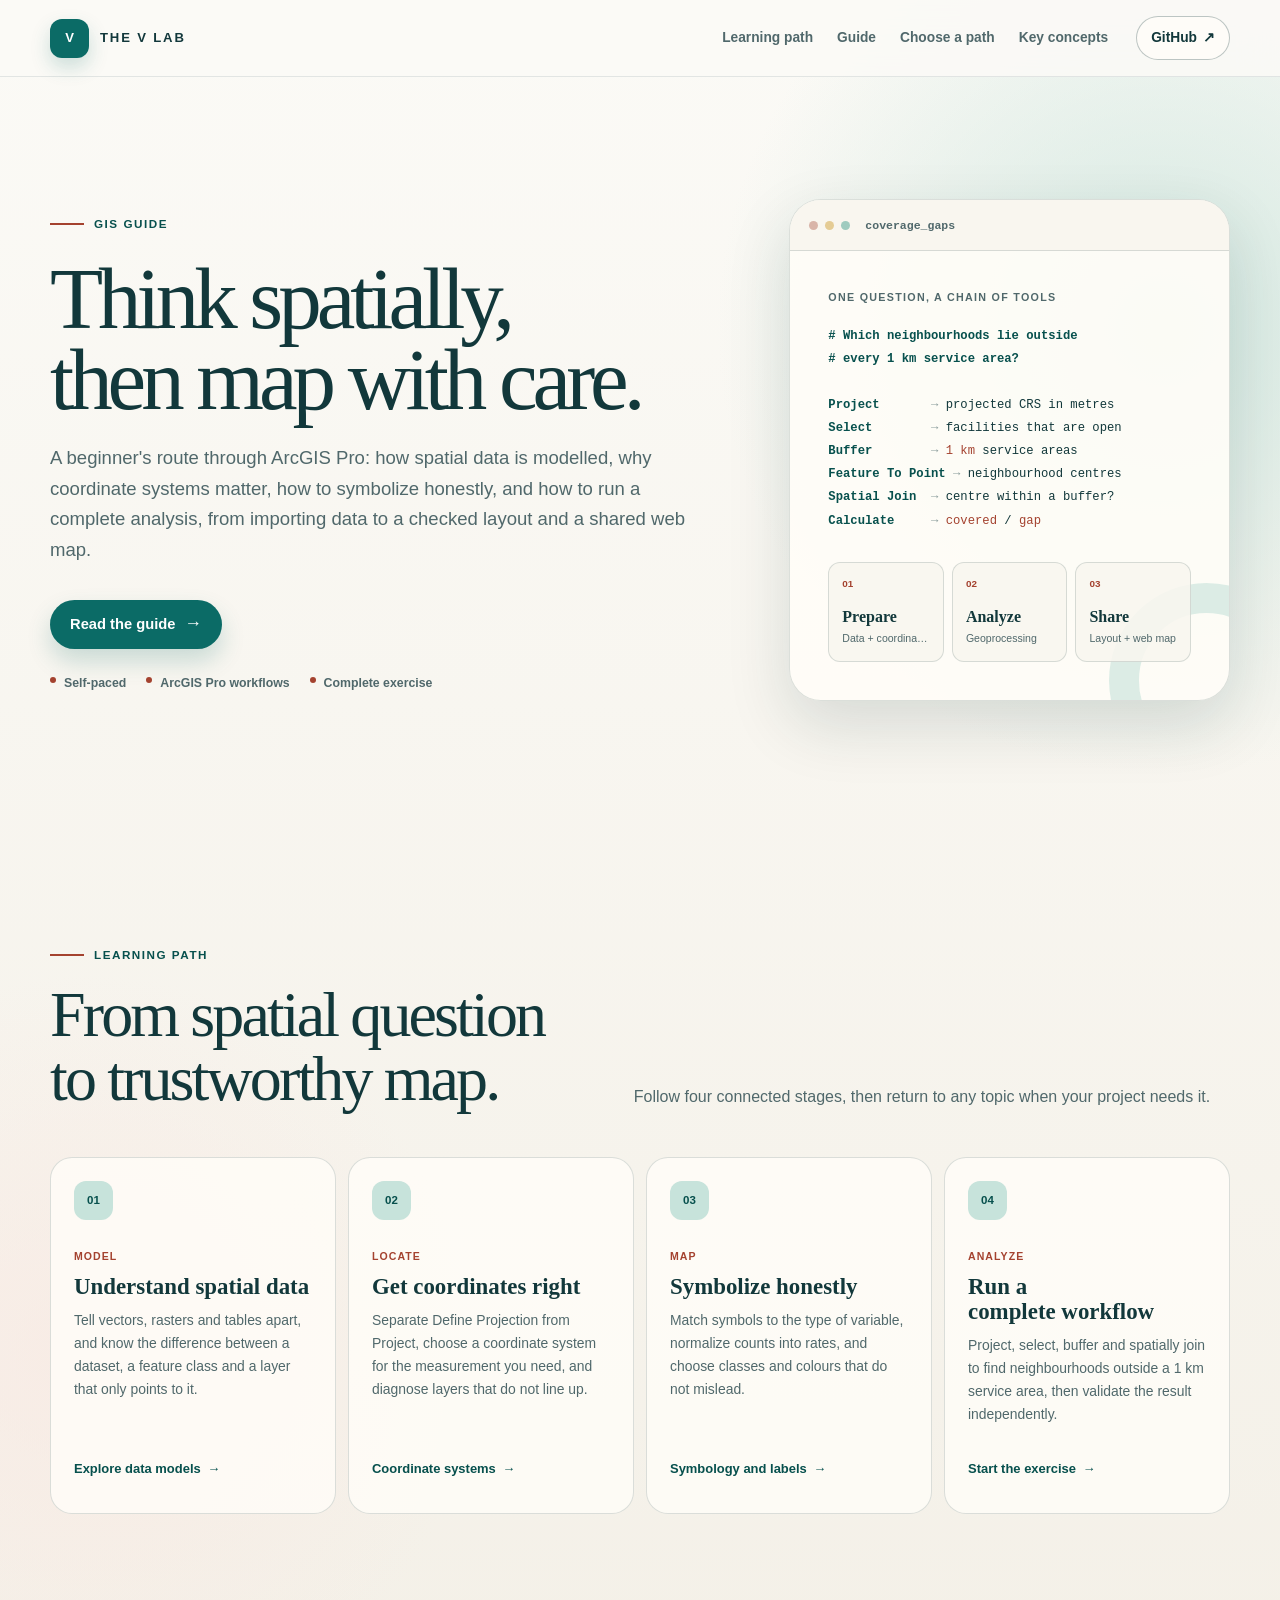
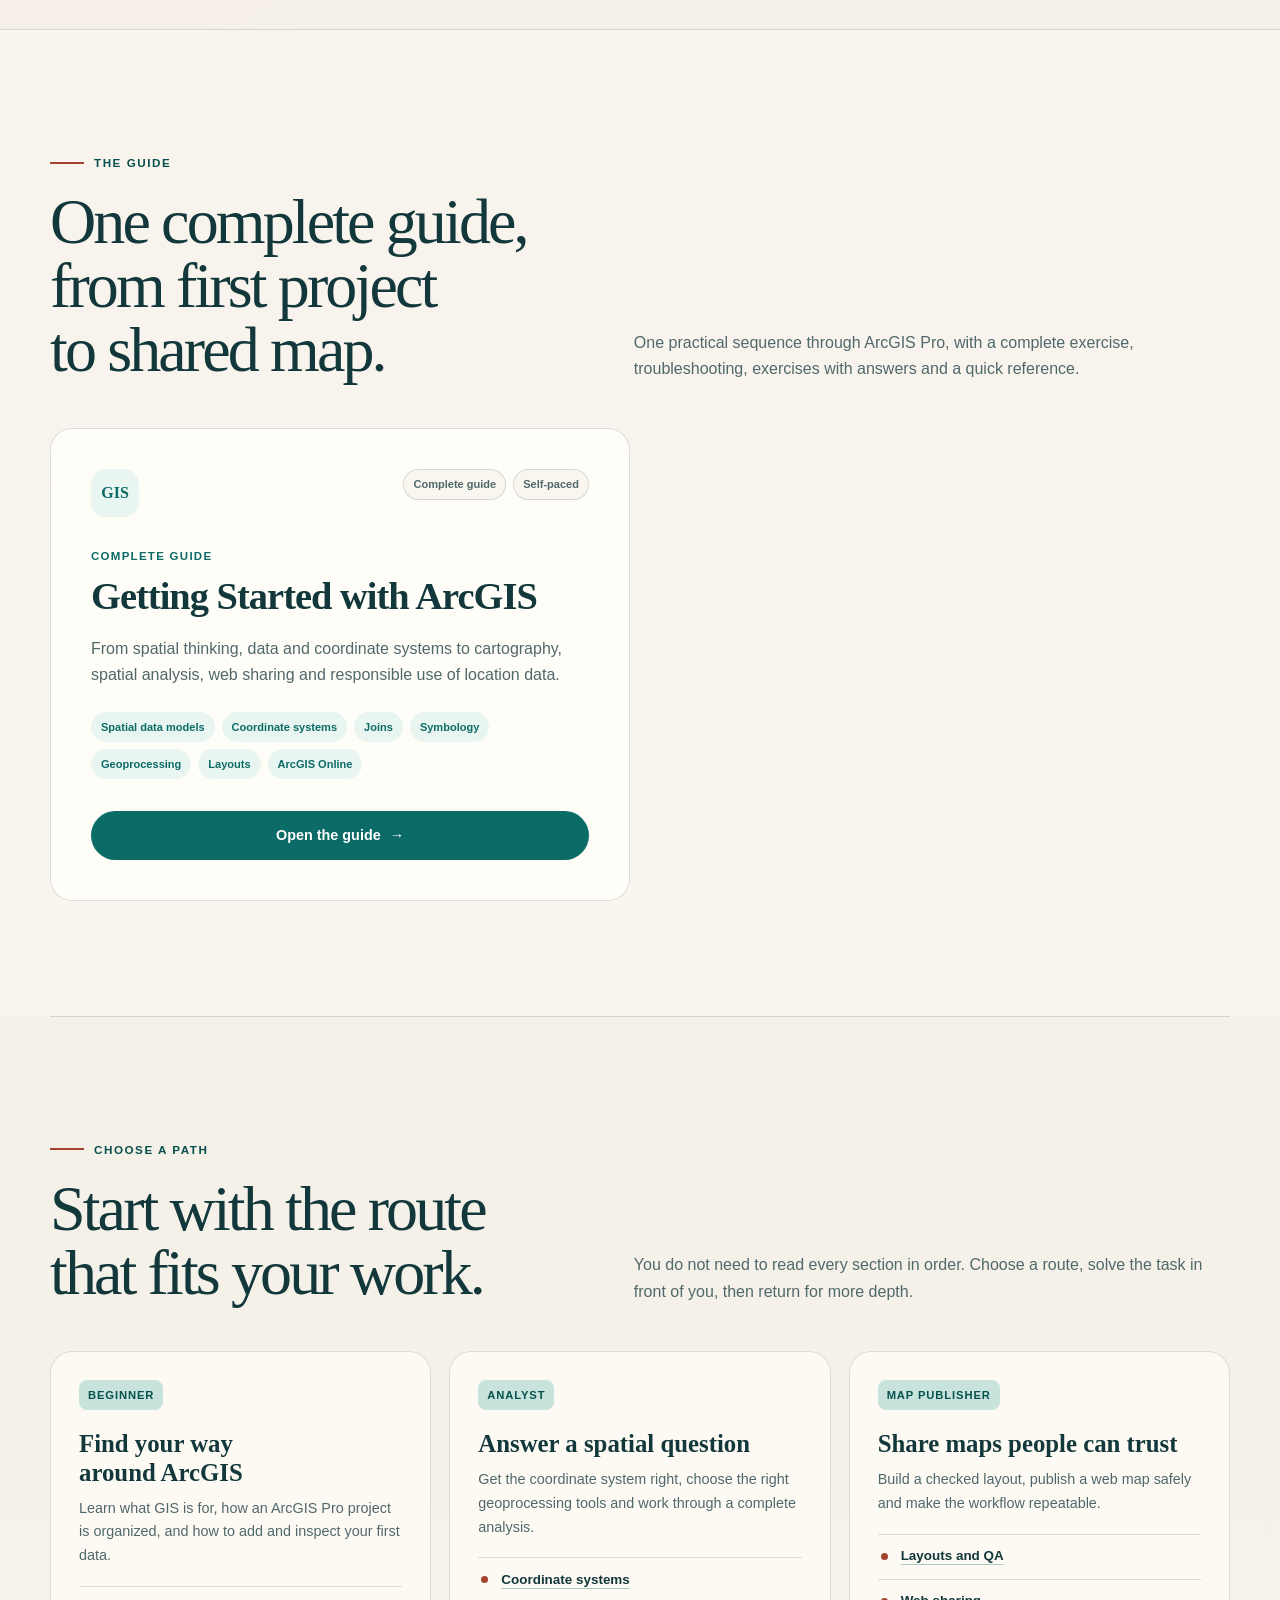
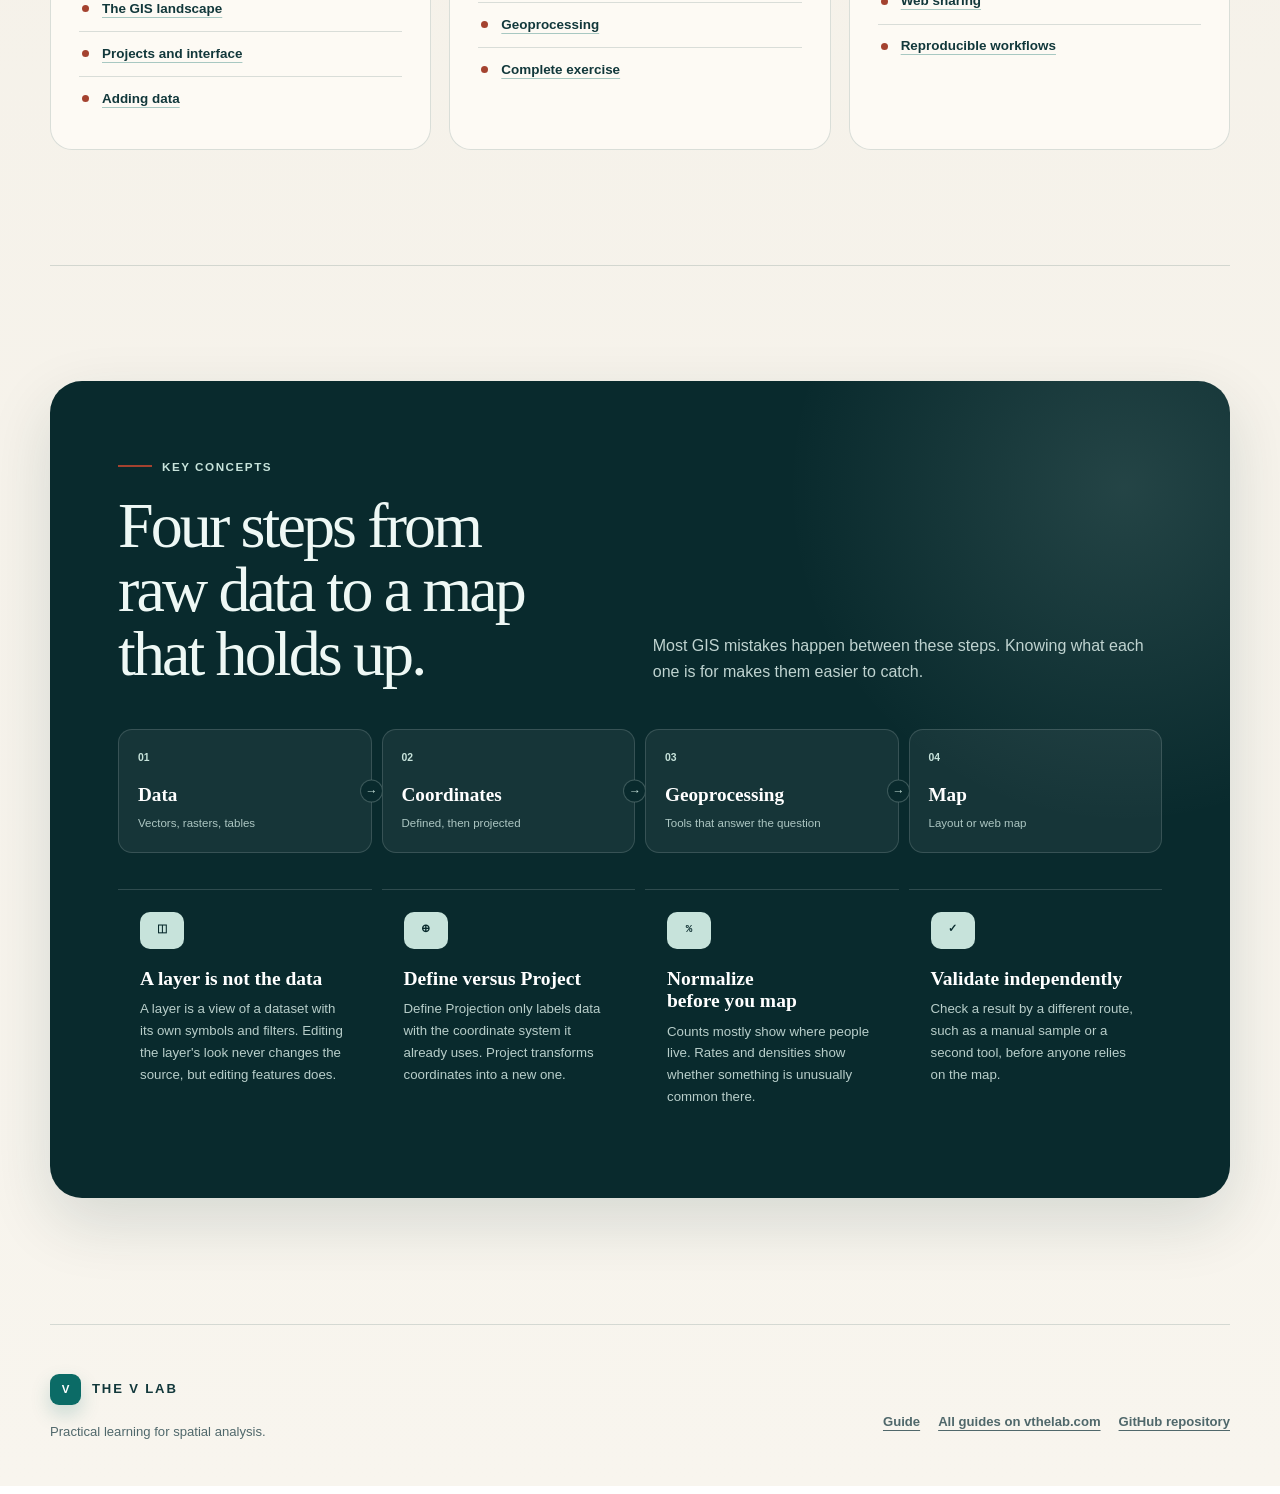
<file: index.html>
<!DOCTYPE html>
<html lang="en">
<head>
<meta charset="utf-8"/>
<meta content="width=device-width, initial-scale=1" name="viewport"/>
<meta content="An ArcGIS learning hub from The V Lab: spatial thinking, data models, coordinate systems, ArcGIS Pro workflows, symbology, geoprocessing, layouts, web sharing and responsible spatial practice." name="description"/>
<meta content="The V Lab" name="author"/>
<meta content="#12383b" name="theme-color"/>
<meta content="light" name="color-scheme"/>
<link href="https://the-v-lab.github.io/ArcGIS_Study/" rel="canonical"/>
<link href="hub.css" rel="stylesheet"/>
<meta content="website" property="og:type"/>
<meta content="The V Lab" property="og:site_name"/>
<meta content="ArcGIS Learning Hub | The V Lab" property="og:title"/>
<meta content="An ArcGIS learning hub from The V Lab: spatial thinking, data models, coordinate systems, ArcGIS Pro workflows, symbology, geoprocessing, layouts, web sharing and responsible spatial practice." property="og:description"/>
<meta content="https://the-v-lab.github.io/ArcGIS_Study/" property="og:url"/>
<meta content="https://the-v-lab.github.io/ArcGIS_Study/og.png" property="og:image"/>
<meta content="1200" property="og:image:width"/>
<meta content="630" property="og:image:height"/>
<meta content="The V Lab ArcGIS Learning Hub" property="og:image:alt"/>
<meta content="summary_large_image" name="twitter:card"/>
<meta content="ArcGIS Learning Hub | The V Lab" name="twitter:title"/>
<meta content="An ArcGIS learning hub from The V Lab: spatial thinking, data models, coordinate systems, ArcGIS Pro workflows, symbology, geoprocessing, layouts, web sharing and responsible spatial practice." name="twitter:description"/>
<meta content="https://the-v-lab.github.io/ArcGIS_Study/og.png" name="twitter:image"/>
<title>ArcGIS Learning Hub | The V Lab</title>
</head>
<body>
<a class="skip-link" href="#main-content">Skip to learning content</a>
<div class="header-wrap">
<header class="site-header shell">
<a aria-current="page" aria-label="The V Lab ArcGIS Learning Hub home" class="brand" href="index.html">
<span aria-hidden="true" class="brand-mark">V</span>
<span>The V Lab</span>
</a>
<nav aria-label="Main navigation" class="main-nav">
<a href="#learning-path">Learning path</a>
<a href="#guides">Guide</a>
<a href="#choose-a-track">Choose a path</a>
<a href="#concepts">Key concepts</a>
</nav>
<a aria-label="View the ArcGIS_Study repository on GitHub" class="repo-link" href="https://github.com/The-V-Lab/ArcGIS_Study">GitHub <span aria-hidden="true">↗</span></a>
</header>
</div>
<main id="main-content" tabindex="-1">
<section aria-labelledby="page-title" class="hero shell">
<div class="hero-copy-wrap">
<p class="eyebrow">GIS guide</p>
<h1 id="page-title">Think spatially, then map with care.</h1>
<p class="hero-copy">A beginner's route through ArcGIS Pro: how spatial data is modelled, why coordinate systems matter, how to symbolize honestly, and how to run a complete analysis, from importing data to a checked layout and a shared web map.</p>
<div aria-label="Start the guide" class="hero-actions">
<a class="button button-primary" href="arcgis_getting_started_en.html">Read the guide <span aria-hidden="true" class="arrow">→</span></a>
</div>
<ul aria-label="Guide highlights" class="hero-notes">
<li>Self-paced</li>
<li>ArcGIS Pro workflows</li>
<li>Complete exercise</li>
</ul>
</div>
<aside aria-label="A geoprocessing workflow for finding service coverage gaps" class="document-preview">
<div aria-hidden="true" class="preview-toolbar">
<span></span><span></span><span></span>
<strong>coverage_gaps</strong>
</div>
<div class="preview-body">
<p class="preview-label">ONE QUESTION, A CHAIN OF TOOLS</p>
<pre aria-label="Example geoprocessing workflow"><code><span class="code-heading"># Which neighbourhoods lie outside</span>
<span class="code-heading"># every 1 km service area?</span>

<span class="code-key">Project</span>       <span class="code-muted">→</span> projected CRS in metres
<span class="code-key">Select</span>        <span class="code-muted">→</span> facilities that are open
<span class="code-key">Buffer</span>        <span class="code-muted">→</span> <span class="code-value">1 km</span> service areas
<span class="code-key">Feature To Point</span> <span class="code-muted">→</span> neighbourhood centres
<span class="code-key">Spatial Join</span>  <span class="code-muted">→</span> centre within a buffer?
<span class="code-key">Calculate</span>     <span class="code-muted">→</span> <span class="code-value">covered</span> / <span class="code-value">gap</span></code></pre>
<ol aria-label="Workflow" class="render-route">
<li><span>01</span><strong>Prepare</strong><small>Data + coordinates</small></li>
<li><span>02</span><strong>Analyze</strong><small>Geoprocessing</small></li>
<li><span>03</span><strong>Share</strong><small>Layout + web map</small></li>
</ol>
</div>
</aside>
</section>
<section aria-labelledby="path-title" class="section shell" id="learning-path">
<div class="section-intro">
<div>
<p class="section-kicker">Learning path</p>
<h2 id="path-title">From spatial question to trustworthy map.</h2>
</div>
<p>Follow four connected stages, then return to any topic when your project needs it.</p>
</div>
<ol class="path-grid">
<li class="path-step">
<span class="step-number">01</span>
<p class="step-action">Model</p>
<h3>Understand spatial data</h3>
<p>Tell vectors, rasters and tables apart, and know the difference between a dataset, a feature class and a layer that only points to it.</p>
<a class="step-link" href="arcgis_getting_started_en.html#fundamental-models-of-spatial-data">Explore data models <span aria-hidden="true">→</span></a>
</li>
<li class="path-step">
<span class="step-number">02</span>
<p class="step-action">Locate</p>
<h3>Get coordinates right</h3>
<p>Separate Define Projection from Project, choose a coordinate system for the measurement you need, and diagnose layers that do not line up.</p>
<a class="step-link" href="arcgis_getting_started_en.html#coordinate-systems-and-projections">Coordinate systems <span aria-hidden="true">→</span></a>
</li>
<li class="path-step">
<span class="step-number">03</span>
<p class="step-action">Map</p>
<h3>Symbolize honestly</h3>
<p>Match symbols to the type of variable, normalize counts into rates, and choose classes and colours that do not mislead.</p>
<a class="step-link" href="arcgis_getting_started_en.html#map-exploration-symbology-and-labelling">Symbology and labels <span aria-hidden="true">→</span></a>
</li>
<li class="path-step">
<span class="step-number">04</span>
<p class="step-action">Analyze</p>
<h3>Run a complete workflow</h3>
<p>Project, select, buffer and spatially join to find neighbourhoods outside a 1 km service area, then validate the result independently.</p>
<a class="step-link" href="arcgis_getting_started_en.html#complete-exercise-identify-public-service-coverage-gaps">Start the exercise <span aria-hidden="true">→</span></a>
</li>
</ol>
</section>
<section aria-labelledby="guides-title" class="section guide-section" id="guides">
<div class="shell">
<div class="section-intro">
<div>
<p class="section-kicker">The guide</p>
<h2 id="guides-title">One complete guide, from first project to shared map.</h2>
</div>
<p>One practical sequence through ArcGIS Pro, with a complete exercise, troubleshooting, exercises with answers and a quick reference.</p>
</div>
<div class="guide-grid">
<article class="guide-card guide-card-en">
<div class="guide-topline">
<span aria-hidden="true" class="guide-language">GIS</span>
<div class="guide-meta">
<span>Complete guide</span>
<span>Self-paced</span>
</div>
</div>
<p class="guide-overline">Complete guide</p>
<h3>Getting Started with ArcGIS</h3>
<p class="guide-description">From spatial thinking, data and coordinate systems to cartography, spatial analysis, web sharing and responsible use of location data.</p>
<ul aria-label="Guide topics" class="topic-list">
<li>Spatial data models</li>
<li>Coordinate systems</li>
<li>Joins</li>
<li>Symbology</li>
<li>Geoprocessing</li>
<li>Layouts</li>
<li>ArcGIS Online</li>
</ul>
<a class="guide-link" href="arcgis_getting_started_en.html">Open the guide <span aria-hidden="true">→</span></a>
</article>
</div>
</div>
</section>
<section aria-labelledby="tracks-title" class="section shell" id="choose-a-track">
<div class="section-intro">
<div>
<p class="section-kicker">Choose a path</p>
<h2 id="tracks-title">Start with the route that fits your work.</h2>
</div>
<p>You do not need to read every section in order. Choose a route, solve the task in front of you, then return for more depth.</p>
</div>
<div class="track-grid">
<article class="track-card">
<span class="track-label">Beginner</span>
<h3>Find your way around ArcGIS</h3>
<p>Learn what GIS is for, how an ArcGIS Pro project is organized, and how to add and inspect your first data.</p>
<ol class="track-route">
<li><a href="arcgis_getting_started_en.html#the-gis-and-arcgis-landscape">The GIS landscape</a></li><li><a href="arcgis_getting_started_en.html#arcgis-pro-projects-and-interface">Projects and interface</a></li><li><a href="arcgis_getting_started_en.html#adding-inspecting-and-organizing-data">Adding data</a></li>
</ol>
</article>
<article class="track-card">
<span class="track-label">Analyst</span>
<h3>Answer a spatial question</h3>
<p>Get the coordinate system right, choose the right geoprocessing tools and work through a complete analysis.</p>
<ol class="track-route">
<li><a href="arcgis_getting_started_en.html#coordinate-systems-and-projections">Coordinate systems</a></li><li><a href="arcgis_getting_started_en.html#queries-selections-and-foundational-geoprocessing">Geoprocessing</a></li><li><a href="arcgis_getting_started_en.html#complete-exercise-identify-public-service-coverage-gaps">Complete exercise</a></li>
</ol>
</article>
<article class="track-card">
<span class="track-label">Map publisher</span>
<h3>Share maps people can trust</h3>
<p>Build a checked layout, publish a web map safely and make the workflow repeatable.</p>
<ol class="track-route">
<li><a href="arcgis_getting_started_en.html#layouts-export-and-map-qa">Layouts and QA</a></li><li><a href="arcgis_getting_started_en.html#arcgis-online-and-web-sharing">Web sharing</a></li><li><a href="arcgis_getting_started_en.html#introduction-to-reproducible-workflows-and-automation">Reproducible workflows</a></li>
</ol>
</article>
</div>
</section>
<section aria-labelledby="concepts-title" class="section shell concepts-wrap" id="concepts">
<div class="concepts-panel">
<div class="concepts-header">
<div>
<p class="section-kicker section-kicker-light">Key concepts</p>
<h2 id="concepts-title">Four steps from raw data to a map that holds up.</h2>
</div>
<p>Most GIS mistakes happen between these steps. Knowing what each one is for makes them easier to catch.</p>
</div>
<ol aria-label="ArcGIS analysis workflow" class="concept-flow">
<li>
<span class="concept-number">01</span>
<strong>Data</strong>
<small>Vectors, rasters, tables</small>
</li>
<li>
<span class="concept-number">02</span>
<strong>Coordinates</strong>
<small>Defined, then projected</small>
</li>
<li>
<span class="concept-number">03</span>
<strong>Geoprocessing</strong>
<small>Tools that answer the question</small>
</li>
<li>
<span class="concept-number">04</span>
<strong>Map</strong>
<small>Layout or web map</small>
</li>
</ol>
<div class="concept-grid">
<article class="concept-card">
<span aria-hidden="true" class="concept-symbol">◫</span>
<h3>A layer is not the data</h3>
<p>A layer is a view of a dataset with its own symbols and filters. Editing the layer's look never changes the source, but editing features does.</p>
</article>
<article class="concept-card">
<span aria-hidden="true" class="concept-symbol">⊕</span>
<h3>Define versus Project</h3>
<p>Define Projection only labels data with the coordinate system it already uses. Project transforms coordinates into a new one.</p>
</article>
<article class="concept-card">
<span aria-hidden="true" class="concept-symbol">%</span>
<h3>Normalize before you map</h3>
<p>Counts mostly show where people live. Rates and densities show whether something is unusually common there.</p>
</article>
<article class="concept-card">
<span aria-hidden="true" class="concept-symbol">✓</span>
<h3>Validate independently</h3>
<p>Check a result by a different route, such as a manual sample or a second tool, before anyone relies on the map.</p>
</article>
</div>
</div>
</section>
</main>
<footer class="site-footer shell">
<div>
<a aria-label="The V Lab ArcGIS Learning Hub home" class="footer-brand" href="index.html">
<span aria-hidden="true" class="brand-mark brand-mark-small">V</span>
<span>The V Lab</span>
</a>
<p>Practical learning for spatial analysis.</p>
</div>
<nav aria-label="Footer navigation" class="footer-links">
<a href="arcgis_getting_started_en.html">Guide</a>
<a href="https://vthelab.com/learn.html">All guides on vthelab.com</a>
<a href="https://github.com/The-V-Lab/ArcGIS_Study">GitHub repository</a>
</nav>
</footer>
</body>
</html>
</file>
<file: hub.css>
:root {
  --ink: #12383b;
  --ink-deep: #092a2d;
  --ink-soft: #50686b;
  --paper: #f3efe6;
  --paper-deep: #ebe4d7;
  --surface: #fffdf8;
  --surface-soft: #f9f6ef;
  --teal: #0b6b66;
  --teal-dark: #07504d;
  --mint: #c7e3db;
  --mint-pale: #e9f5f1;
  --coral: #a4422f;
  --coral-pale: #f9e9e3;
  --gold: #8a5a10;
  --gold-pale: #f7edda;
  --focus: #c2410c;
  --line: rgba(18, 56, 59, 0.15);
  --line-strong: rgba(18, 56, 59, 0.28);
  --shadow-sm: 0 10px 28px rgba(15, 49, 52, 0.08);
  --shadow-lg: 0 24px 64px rgba(15, 49, 52, 0.14);
  --radius-sm: 14px;
  --radius-md: 22px;
  --radius-lg: 32px;
}

*,
*::before,
*::after {
  box-sizing: border-box;
}

html {
  scroll-behavior: smooth;
  scroll-padding-top: 96px;
}

body {
  margin: 0;
  color: var(--ink);
  background:
    radial-gradient(circle at 91% 7%, rgba(199, 227, 219, 0.74), transparent 28rem),
    radial-gradient(circle at 7% 29%, rgba(249, 233, 227, 0.72), transparent 24rem),
    linear-gradient(180deg, #fbfaf6 0%, var(--paper) 40%, #f8f5ee 100%);
  font-family: Inter, ui-sans-serif, -apple-system, BlinkMacSystemFont,
               "Segoe UI", "PingFang SC", "Hiragino Sans GB",
               "Microsoft YaHei", sans-serif;
  font-size: 16px;
  line-height: 1.65;
  -webkit-font-smoothing: antialiased;
}

a {
  color: inherit;
}

a:focus-visible {
  outline: 3px solid var(--focus);
  outline-offset: 4px;
}

main:focus {
  outline: none;
}

h1,
h2,
h3,
p,
pre {
  margin-top: 0;
}

h1,
h2,
h3 {
  text-wrap: balance;
}

code {
  font-family: "SFMono-Regular", Consolas, "Liberation Mono", monospace;
  font-size: 0.91em;
}

.skip-link {
  position: fixed;
  z-index: 100;
  top: 12px;
  left: 12px;
  padding: 10px 15px;
  border-radius: 9px;
  color: #fff;
  background: var(--ink-deep);
  font-weight: 850;
  text-decoration: none;
  transform: translateY(-170%);
  transition: transform 140ms ease;
}

.skip-link:focus {
  transform: translateY(0);
}

.shell {
  width: min(1180px, calc(100% - 40px));
  margin-inline: auto;
}

.header-wrap {
  position: sticky;
  z-index: 30;
  top: 0;
  border-bottom: 1px solid rgba(18, 56, 59, 0.10);
  background: rgba(251, 250, 246, 0.89);
  backdrop-filter: blur(18px);
  -webkit-backdrop-filter: blur(18px);
}

.site-header {
  display: flex;
  min-height: 76px;
  align-items: center;
  gap: 28px;
}

.brand,
.footer-brand {
  display: inline-flex;
  min-height: 44px;
  flex: 0 0 auto;
  align-items: center;
  gap: 11px;
  font-size: 0.82rem;
  font-weight: 900;
  letter-spacing: 0.14em;
  text-decoration: none;
  text-transform: uppercase;
}

.brand-mark {
  display: grid;
  width: 39px;
  height: 39px;
  place-items: center;
  border-radius: 12px;
  color: #fff;
  background: var(--teal);
  box-shadow: 0 9px 20px rgba(11, 107, 102, 0.20);
  letter-spacing: 0;
}

.main-nav {
  display: flex;
  align-items: center;
  gap: 24px;
  margin-left: auto;
}

.main-nav a {
  display: inline-flex;
  min-height: 44px;
  align-items: center;
  color: var(--ink-soft);
  font-size: 0.86rem;
  font-weight: 780;
  text-decoration: none;
  white-space: nowrap;
}

.main-nav a:hover {
  color: var(--teal-dark);
}

.repo-link {
  display: inline-flex;
  min-height: 44px;
  flex: 0 0 auto;
  align-items: center;
  gap: 6px;
  padding: 8px 14px;
  border: 1px solid var(--line-strong);
  border-radius: 999px;
  background: rgba(255, 253, 248, 0.75);
  font-size: 0.86rem;
  font-weight: 800;
  text-decoration: none;
}

.repo-link:hover {
  border-color: rgba(11, 107, 102, 0.50);
  background: var(--surface);
}

.hero {
  display: grid;
  grid-template-columns: minmax(0, 1.15fr) minmax(360px, 0.78fr);
  gap: clamp(48px, 7vw, 96px);
  align-items: center;
  min-height: 720px;
  padding-block: clamp(72px, 10vw, 122px);
}

.hero-copy-wrap {
  position: relative;
  z-index: 1;
}

.eyebrow,
.section-kicker {
  display: inline-flex;
  align-items: center;
  gap: 10px;
  margin-bottom: 24px;
  color: var(--teal-dark);
  font-size: 0.73rem;
  font-weight: 900;
  letter-spacing: 0.13em;
  text-transform: uppercase;
}

.eyebrow::before,
.section-kicker::before {
  width: 34px;
  height: 2px;
  flex: 0 0 auto;
  content: "";
  background: var(--coral);
}

h1 {
  max-width: 850px;
  margin-bottom: 22px;
  font-family: Georgia, "Times New Roman", "Songti SC", serif;
  font-size: clamp(3.5rem, 6.8vw, 6.5rem);
  font-weight: 500;
  letter-spacing: -0.058em;
  line-height: 0.94;
}

.hero-zh {
  margin-bottom: 24px;
  color: var(--teal-dark);
  font-family: Georgia, "Songti SC", "STSong", serif;
  font-size: clamp(1.45rem, 2.8vw, 2.12rem);
  font-weight: 600;
  letter-spacing: -0.02em;
}

.hero-copy {
  max-width: 740px;
  margin-bottom: 34px;
  color: var(--ink-soft);
  font-size: clamp(1.01rem, 1.65vw, 1.16rem);
}

.hero-copy span {
  display: block;
  margin-top: 8px;
}

.hero-copy code {
  color: var(--teal-dark);
  font-weight: 700;
}

.hero-actions {
  display: flex;
  flex-wrap: wrap;
  gap: 11px;
}

.button {
  display: inline-flex;
  min-height: 49px;
  align-items: center;
  justify-content: center;
  gap: 9px;
  padding: 11px 19px;
  border: 1px solid transparent;
  border-radius: 999px;
  font-size: 0.92rem;
  font-weight: 850;
  text-decoration: none;
  transition: transform 160ms ease, box-shadow 160ms ease, background 160ms ease;
}

.button:hover {
  transform: translateY(-2px);
}

.button-primary {
  color: #fff;
  background: var(--teal);
  box-shadow: 0 12px 24px rgba(11, 107, 102, 0.20);
}

.button-primary:hover {
  background: var(--teal-dark);
}

.button-secondary {
  border-color: var(--line-strong);
  background: rgba(255, 253, 248, 0.78);
}

.button-secondary:hover {
  background: var(--surface);
  box-shadow: var(--shadow-sm);
}

.arrow {
  font-size: 1.2em;
  line-height: 1;
}

.hero-notes {
  display: flex;
  flex-wrap: wrap;
  gap: 8px 20px;
  margin: 24px 0 0;
  padding: 0;
  color: var(--ink-soft);
  font-size: 0.77rem;
  font-weight: 760;
  list-style: none;
}

.hero-notes li {
  position: relative;
  padding-left: 14px;
}

.hero-notes li::before {
  position: absolute;
  top: 0.62em;
  left: 0;
  width: 6px;
  height: 6px;
  border-radius: 50%;
  content: "";
  background: var(--coral);
  transform: translateY(-50%);
}

.document-preview {
  position: relative;
  overflow: hidden;
  border: 1px solid var(--line);
  border-radius: var(--radius-lg);
  background: rgba(255, 253, 248, 0.90);
  box-shadow: var(--shadow-lg);
  transform: none;
}

.document-preview::after {
  position: absolute;
  right: -75px;
  bottom: -78px;
  width: 195px;
  height: 195px;
  border: 30px solid var(--mint);
  border-radius: 50%;
  content: "";
  opacity: 0.60;
  pointer-events: none;
}

.preview-toolbar {
  display: flex;
  height: 51px;
  align-items: center;
  gap: 7px;
  padding: 0 19px;
  border-bottom: 1px solid var(--line);
  background: var(--surface-soft);
}

.preview-toolbar span {
  width: 9px;
  height: 9px;
  border-radius: 50%;
  background: #d9b5a9;
}

.preview-toolbar span:nth-child(2) {
  background: #e5cc95;
}

.preview-toolbar span:nth-child(3) {
  background: #9fcbbf;
}

.preview-toolbar strong {
  margin-left: 8px;
  color: var(--ink-soft);
  font-family: "SFMono-Regular", Consolas, monospace;
  font-size: 0.72rem;
  font-weight: 750;
}

.preview-body {
  position: relative;
  z-index: 1;
  padding: clamp(26px, 4vw, 38px);
}

.preview-label {
  margin-bottom: 17px;
  color: var(--ink-soft);
  font-size: 0.67rem;
  font-weight: 900;
  letter-spacing: 0.12em;
}

.preview-body pre {
  margin-bottom: 30px;
  overflow-x: auto;
  color: var(--ink);
  font-size: clamp(0.72rem, 1.3vw, 0.84rem);
  line-height: 1.72;
  white-space: pre-wrap;
}

.code-muted {
  color: #889a99;
}

.code-key,
.code-heading {
  color: var(--teal-dark);
  font-weight: 800;
}

.code-value {
  color: var(--coral);
}

.code-inline,
.code-chunk {
  color: var(--gold);
  font-weight: 700;
}

.render-route {
  display: grid;
  grid-template-columns: repeat(3, minmax(0, 1fr));
  gap: 8px;
  margin: 0;
  padding: 0;
  list-style: none;
}

.render-route li {
  min-width: 0;
  padding: 13px;
  border: 1px solid var(--line);
  border-radius: 12px;
  background: rgba(249, 246, 239, 0.88);
}

.render-route span,
.render-route strong,
.render-route small {
  display: block;
}

.render-route span {
  margin-bottom: 12px;
  color: var(--coral);
  font-size: 0.62rem;
  font-weight: 900;
}

.render-route strong {
  font-family: Georgia, "Times New Roman", serif;
  font-size: 1rem;
}

.render-route small {
  overflow: hidden;
  color: var(--ink-soft);
  font-size: 0.66rem;
  text-overflow: ellipsis;
  white-space: nowrap;
}

.section {
  padding-block: clamp(78px, 9vw, 118px);
}

.section + .section {
  border-top: 1px solid var(--line);
}

.section-intro {
  display: grid;
  grid-template-columns: minmax(280px, 0.92fr) minmax(0, 1.08fr);
  gap: clamp(28px, 6vw, 76px);
  align-items: end;
  margin-bottom: 46px;
}

.section-kicker {
  margin-bottom: 18px;
}

.section-intro h2,
.concepts-header h2 {
  margin: 0;
  font-family: Georgia, "Times New Roman", "Songti SC", serif;
  font-size: clamp(2.35rem, 5vw, 4.35rem);
  font-weight: 500;
  letter-spacing: -0.045em;
  line-height: 1;
}

.section-intro > p {
  max-width: 650px;
  margin: 0;
  color: var(--ink-soft);
}

.section-intro > p span,
.concepts-header > p span {
  display: block;
  margin-top: 7px;
}

.path-grid {
  display: grid;
  grid-template-columns: repeat(4, minmax(0, 1fr));
  gap: 12px;
  margin: 0;
  padding: 0;
  list-style: none;
}

.path-step {
  display: flex;
  min-height: 300px;
  flex-direction: column;
  padding: 23px;
  border: 1px solid var(--line);
  border-radius: var(--radius-md);
  background: rgba(255, 253, 248, 0.82);
  transition: transform 160ms ease, border-color 160ms ease, box-shadow 160ms ease;
}

.path-step:hover,
.path-step:focus-within {
  border-color: rgba(11, 107, 102, 0.42);
  box-shadow: var(--shadow-sm);
  transform: translateY(-3px);
}

.step-number {
  display: grid;
  width: 39px;
  height: 39px;
  margin-bottom: 28px;
  place-items: center;
  border-radius: 12px;
  color: var(--teal-dark);
  background: var(--mint);
  font-size: 0.72rem;
  font-weight: 900;
}

.step-action {
  margin-bottom: 9px;
  color: var(--coral);
  font-size: 0.66rem;
  font-weight: 900;
  letter-spacing: 0.10em;
  text-transform: uppercase;
}

.path-step h3 {
  margin-bottom: 10px;
  font-family: Georgia, "Times New Roman", "Songti SC", serif;
  font-size: 1.43rem;
  font-weight: 600;
  line-height: 1.1;
}

.path-step h3 code {
  font-size: 0.83em;
}

.path-step > p:not(.step-action) {
  margin-bottom: 20px;
  color: var(--ink-soft);
  font-size: 0.87rem;
}

.step-link {
  display: inline-flex;
  min-height: 44px;
  align-items: center;
  gap: 7px;
  margin-top: auto;
  color: var(--teal-dark);
  font-size: 0.81rem;
  font-weight: 850;
  text-decoration: none;
}

.step-link:hover {
  text-decoration: underline;
  text-decoration-thickness: 2px;
  text-underline-offset: 4px;
}

.guide-section {
  background: rgba(255, 253, 248, 0.38);
}

.guide-grid {
  display: grid;
  grid-template-columns: repeat(2, minmax(0, 1fr));
  gap: 20px;
}

.guide-card {
  --guide-accent: var(--teal);
  --guide-pale: var(--mint-pale);
  display: flex;
  min-height: 430px;
  flex-direction: column;
  padding: clamp(27px, 4vw, 40px);
  border: 1px solid var(--line);
  border-radius: var(--radius-md);
  background: var(--surface);
  box-shadow: 0 1px 0 rgba(255, 255, 255, 0.70) inset;
  transition: transform 180ms ease, box-shadow 180ms ease, border-color 180ms ease;
}

.guide-card-zh {
  --guide-accent: var(--coral);
  --guide-pale: var(--coral-pale);
}

.guide-card:hover,
.guide-card:focus-within {
  border-color: var(--guide-accent);
  box-shadow: var(--shadow-lg);
  transform: translateY(-4px);
}

.guide-topline {
  display: flex;
  align-items: flex-start;
  justify-content: space-between;
  gap: 16px;
  margin-bottom: 30px;
}

.guide-language {
  display: grid;
  width: 48px;
  height: 48px;
  flex: 0 0 auto;
  place-items: center;
  border-radius: 15px;
  color: var(--guide-accent);
  background: var(--guide-pale);
  font-family: Georgia, "Times New Roman", "Songti SC", serif;
  font-size: 1rem;
  font-weight: 800;
}

.guide-meta {
  display: flex;
  flex-wrap: wrap;
  justify-content: flex-end;
  gap: 7px;
}

.guide-meta span,
.topic-list li {
  padding: 5px 9px;
  border: 1px solid var(--line);
  border-radius: 999px;
  color: var(--ink-soft);
  background: var(--surface-soft);
  font-size: 0.69rem;
  font-weight: 800;
  white-space: nowrap;
}

.guide-overline {
  margin-bottom: 10px;
  color: var(--guide-accent);
  font-size: 0.72rem;
  font-weight: 900;
  letter-spacing: 0.11em;
  text-transform: uppercase;
}

.guide-card h3 {
  max-width: 540px;
  margin-bottom: 18px;
  font-family: Georgia, "Times New Roman", "Songti SC", serif;
  font-size: clamp(1.75rem, 3vw, 2.46rem);
  font-weight: 600;
  letter-spacing: -0.025em;
  line-height: 1.08;
}

.guide-card h3 code {
  font-size: 0.72em;
}

.guide-description {
  margin-bottom: 23px;
  color: var(--ink-soft);
}

.topic-list {
  display: flex;
  flex-wrap: wrap;
  gap: 7px;
  margin: 0 0 32px;
  padding: 0;
  list-style: none;
}

.topic-list li {
  color: var(--guide-accent);
  background: var(--guide-pale);
  border-color: transparent;
}

.guide-link {
  display: inline-flex;
  min-height: 49px;
  align-items: center;
  justify-content: center;
  gap: 9px;
  margin-top: auto;
  padding: 11px 19px;
  border-radius: 999px;
  color: #fff;
  background: var(--guide-accent);
  font-size: 0.9rem;
  font-weight: 850;
  text-decoration: none;
  transition: filter 160ms ease, transform 160ms ease;
}

.guide-link:hover {
  filter: brightness(0.90);
  transform: translateY(-2px);
}

.track-grid {
  display: grid;
  grid-template-columns: repeat(3, minmax(0, 1fr));
  gap: 18px;
}

.track-card {
  padding: 28px;
  border: 1px solid var(--line);
  border-radius: var(--radius-md);
  background: rgba(255, 253, 248, 0.76);
  transition: transform 160ms ease, border-color 160ms ease, box-shadow 160ms ease;
}

.track-card:hover,
.track-card:focus-within {
  border-color: rgba(11, 107, 102, 0.42);
  box-shadow: var(--shadow-sm);
  transform: translateY(-3px);
}

.track-label {
  display: inline-flex;
  margin-bottom: 20px;
  padding: 6px 9px;
  border-radius: 8px;
  color: var(--teal-dark);
  background: var(--mint);
  font-size: 0.7rem;
  font-weight: 900;
  letter-spacing: 0.08em;
  text-transform: uppercase;
}

.track-card h3 {
  margin-bottom: 9px;
  font-family: Georgia, "Times New Roman", "Songti SC", serif;
  font-size: 1.55rem;
  font-weight: 600;
  line-height: 1.15;
}

.track-card p {
  color: var(--ink-soft);
  font-size: 0.9rem;
}

.track-route {
  margin: 18px 0 0;
  padding: 0;
  list-style: none;
}

.track-route li {
  position: relative;
  display: grid;
  grid-template-columns: minmax(0, 1fr) auto;
  gap: 10px;
  align-items: center;
  padding-left: 23px;
  border-top: 1px solid var(--line);
  font-size: 0.84rem;
  font-weight: 760;
}

.track-route li::before {
  position: absolute;
  top: 18px;
  left: 3px;
  width: 7px;
  height: 7px;
  border-radius: 50%;
  content: "";
  background: var(--coral);
}

.track-route a {
  display: inline-flex;
  min-height: 44px;
  align-items: center;
  text-decoration-color: rgba(11, 107, 102, 0.35);
  text-underline-offset: 4px;
}

.track-route .track-zh {
  color: var(--teal-dark);
  font-size: 0.78rem;
  white-space: nowrap;
}

.concepts-wrap {
  padding-bottom: clamp(84px, 10vw, 126px);
}

.concepts-panel {
  padding: clamp(38px, 6vw, 68px);
  border-radius: var(--radius-lg);
  color: #eef8f5;
  background:
    radial-gradient(circle at 91% 13%, rgba(199, 227, 219, 0.14), transparent 21rem),
    var(--ink-deep);
  box-shadow: var(--shadow-lg);
}

.concepts-header {
  display: grid;
  grid-template-columns: minmax(280px, 0.95fr) minmax(0, 1.05fr);
  gap: clamp(28px, 6vw, 74px);
  align-items: end;
}

.section-kicker-light {
  color: var(--mint);
}

.concepts-header h2 {
  max-width: 610px;
}

.concepts-header > p {
  max-width: 650px;
  margin: 0;
  color: #bfd3d0;
}

.concept-flow {
  display: grid;
  grid-template-columns: repeat(4, minmax(0, 1fr));
  gap: 10px;
  margin: 43px 0 36px;
  padding: 0;
  list-style: none;
}

.concept-flow li {
  position: relative;
  min-width: 0;
  padding: 19px;
  border: 1px solid rgba(238, 248, 245, 0.15);
  border-radius: var(--radius-sm);
  background: rgba(255, 255, 255, 0.055);
}

.concept-flow li:not(:last-child)::after {
  position: absolute;
  z-index: 2;
  top: 50%;
  right: -12px;
  width: 23px;
  height: 23px;
  border: 1px solid rgba(238, 248, 245, 0.22);
  border-radius: 50%;
  color: var(--mint);
  background: var(--ink-deep);
  content: "→";
  font-size: 0.76rem;
  line-height: 21px;
  text-align: center;
  transform: translateY(-50%);
}

.concept-number,
.concept-flow strong,
.concept-flow small {
  display: block;
}

.concept-number {
  margin-bottom: 13px;
  color: var(--mint);
  font-size: 0.65rem;
  font-weight: 900;
}

.concept-flow strong {
  color: #fff;
  font-family: Georgia, "Times New Roman", serif;
  font-size: 1.2rem;
  font-weight: 600;
}

.concept-flow strong code {
  font-size: 0.82em;
}

.concept-flow small {
  margin-top: 3px;
  color: #adc7c3;
  font-size: 0.72rem;
}

.concept-grid {
  display: grid;
  grid-template-columns: repeat(4, minmax(0, 1fr));
  gap: 10px;
}

.concept-card {
  padding: 22px;
  border-top: 1px solid rgba(238, 248, 245, 0.16);
}

.concept-symbol {
  display: inline-grid;
  min-width: 44px;
  height: 37px;
  margin-bottom: 19px;
  padding-inline: 8px;
  place-items: center;
  border-radius: 10px;
  color: var(--ink-deep);
  background: var(--mint);
  font-family: "SFMono-Regular", Consolas, monospace;
  font-size: 0.68rem;
  font-weight: 900;
}

.concept-card h3 {
  margin-bottom: 8px;
  color: #fff;
  font-family: Georgia, "Times New Roman", "Songti SC", serif;
  font-size: 1.22rem;
  font-weight: 600;
  line-height: 1.15;
}

.concept-card p {
  margin-bottom: 0;
  color: #b8ceca;
  font-size: 0.83rem;
}

.concept-card code {
  color: #d8eee8;
}

.site-footer {
  display: grid;
  grid-template-columns: minmax(0, 1fr) auto;
  gap: 30px;
  align-items: end;
  padding-block: 42px;
  border-top: 1px solid var(--line);
  color: var(--ink-soft);
  font-size: 0.82rem;
}

.footer-brand {
  margin-bottom: 10px;
  color: var(--ink);
}

.brand-mark-small {
  width: 31px;
  height: 31px;
  border-radius: 9px;
  font-size: 0.72rem;
}

.site-footer p {
  margin-bottom: 1px;
}

.footer-links {
  display: flex;
  flex-wrap: wrap;
  justify-content: flex-end;
  gap: 18px;
}

.footer-links a {
  display: inline-flex;
  min-height: 44px;
  align-items: center;
  font-weight: 750;
  text-underline-offset: 4px;
}

.footer-links a:hover {
  color: var(--teal-dark);
}

@media (max-width: 1060px) {
  .hero {
    grid-template-columns: 1fr;
    min-height: auto;
  }

  .hero-copy-wrap {
    max-width: 900px;
  }

  .document-preview {
    width: min(100%, 720px);
    transform: none;
  }

  .path-grid,
  .concept-grid {
    grid-template-columns: repeat(2, minmax(0, 1fr));
  }

  .path-step {
    min-height: 300px;
  }
}

@media (max-width: 820px) {
  html {
    scroll-padding-top: 132px;
  }

  .site-header {
    flex-wrap: wrap;
    gap: 8px 16px;
    padding-block: 12px;
  }

  .main-nav {
    width: 100%;
    order: 3;
    justify-content: space-between;
    gap: 14px;
    margin-left: 0;
    padding-top: 8px;
    overflow-x: auto;
    border-top: 1px solid var(--line);
  }

  .repo-link {
    margin-left: auto;
  }

  .section-intro,
  .concepts-header {
    grid-template-columns: 1fr;
    align-items: start;
  }

  .guide-grid {
    grid-template-columns: 1fr;
  }

  .track-grid {
    grid-template-columns: 1fr;
  }

  .guide-card {
    min-height: auto;
  }

  .concept-flow {
    grid-template-columns: repeat(2, minmax(0, 1fr));
  }

  .concept-flow li:nth-child(2)::after {
    display: none;
  }
}

@media (max-width: 560px) {
  html {
    scroll-padding-top: 124px;
  }

  .shell {
    width: min(100% - 28px, 1180px);
  }

  .brand {
    font-size: 0.74rem;
  }

  .brand-mark {
    width: 36px;
    height: 36px;
  }

  .repo-link {
    min-height: 40px;
    padding-inline: 12px;
  }

  .main-nav {
    gap: 12px;
  }

  .main-nav a {
    min-height: 38px;
    font-size: 0.78rem;
  }

  .hero {
    padding-top: 62px;
  }

  h1 {
    font-size: clamp(3rem, 16vw, 4.7rem);
  }

  .hero-actions,
  .hero-actions .button {
    width: 100%;
  }

  .hero-notes {
    gap-inline: 13px;
  }

  .preview-body {
    padding: 23px 20px 26px;
  }

  .render-route {
    grid-template-columns: 1fr;
  }

  .render-route li {
    display: grid;
    grid-template-columns: auto 1fr;
    gap: 0 11px;
    align-items: center;
  }

  .render-route span {
    grid-row: 1 / 3;
    margin: 0;
  }

  .path-grid,
  .concept-grid,
  .concept-flow {
    grid-template-columns: 1fr;
  }

  .track-card {
    padding: 24px 21px;
  }

  .path-step {
    min-height: 275px;
  }

  .guide-topline {
    flex-direction: column;
  }

  .guide-meta {
    justify-content: flex-start;
  }

  .concepts-panel {
    padding: 34px 22px;
    border-radius: var(--radius-md);
  }

  .concept-flow li::after {
    display: none;
  }

  .concept-card {
    padding-inline: 4px;
  }

  .site-footer {
    grid-template-columns: 1fr;
  }

  .footer-links {
    justify-content: flex-start;
  }
}

@media (prefers-reduced-motion: reduce) {
  html {
    scroll-behavior: auto;
  }

  *,
  *::before,
  *::after {
    scroll-behavior: auto !important;
    transition-duration: 0.01ms !important;
    animation-duration: 0.01ms !important;
    animation-iteration-count: 1 !important;
  }
}

@media (forced-colors: active) {
  .brand-mark,
  .button-primary,
  .guide-link,
  .concept-symbol {
    border: 1px solid currentColor;
  }
}
</file>
